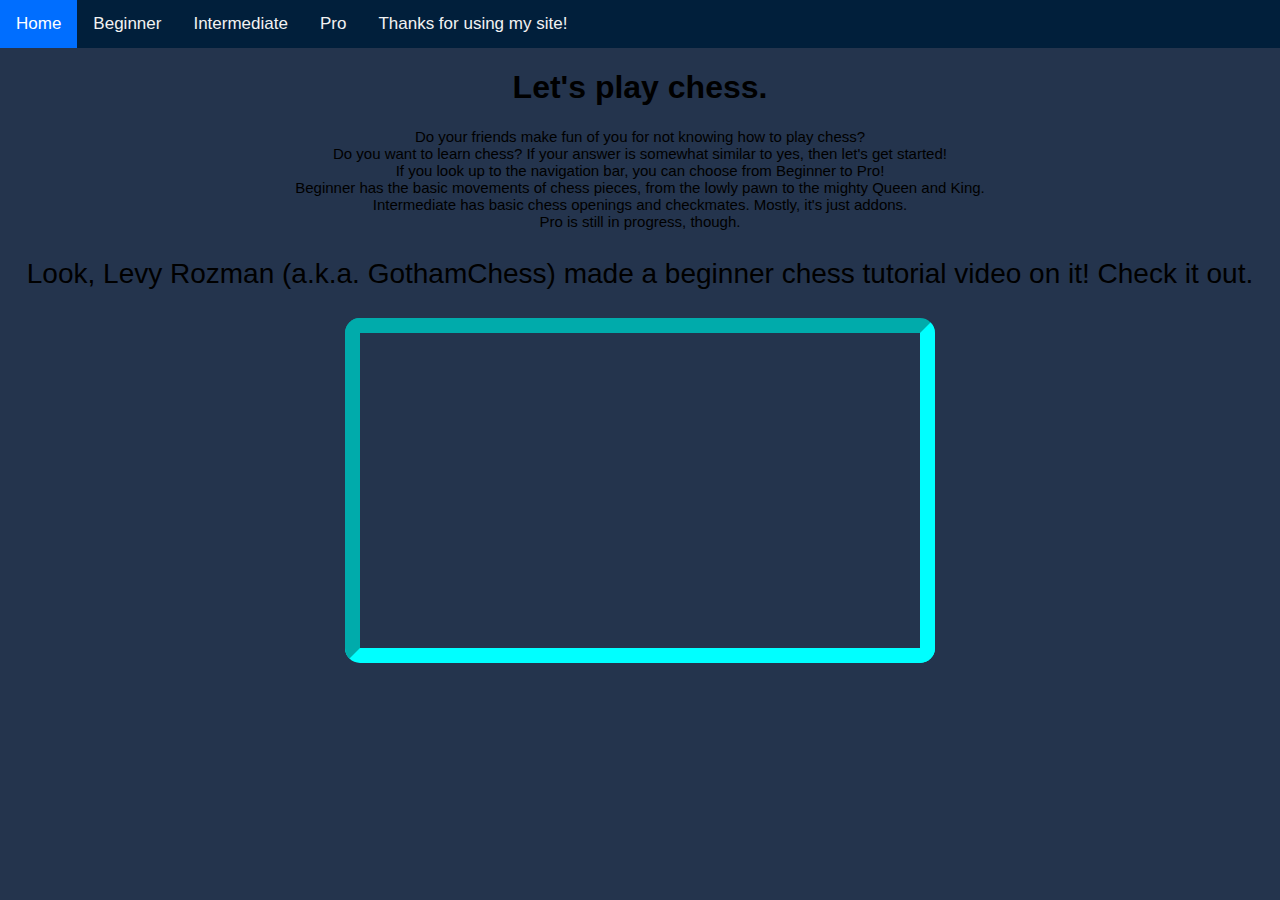
<file: index.html>
<!DOCTYPE html>
<html lang="en">
<head>
  <meta charset="UTF-8" />
  <title>Main Menu</title>
  <meta name="viewport" content="width=device-width,initial-scale=1" />
  <meta name="description" content="" />
  <link rel="stylesheet" type="text/css" href="style.css" />
  <link rel="icon" href="mainfav.ico">
</head>
<body>
  <div id="fadein"></div>
  <div class="topnav" id="myTopnav">
    <a href="index.html" class="active">Home</a>
    <a href="beginner/beginner.html">Beginner</a>
    <a href="intermediate/inter.html">Intermediate</a>
    <a href="pro_workinprogress/pro.html">Pro</a>
    <a>Thanks for using my site!</a>
      <i class="fa fa-bars"></i>
    </a>
  </div>
  <h1 class="title">Let's play chess.</h1>
  <p class="intro">
    Do your friends make fun of you for not knowing how to play chess?
    <br>
    Do you want to learn chess? If your answer is somewhat similar to yes, then let's get started!
    <br>
    If you look up to the navigation bar, you can choose from Beginner to Pro!
    <br>
    Beginner has the basic movements of chess pieces, from the lowly pawn to the mighty Queen and King.
    <br>
    Intermediate has basic chess openings and checkmates. Mostly, it's just addons.
    <br>
    Pro is still in progress, though.
  </p>
  <p class="video_entry">
    Look, <a class="gotham" href="https://www.chess.com/players/levy-rozman">Levy Rozman</a> (a.k.a. <a class="gotham" href="https://www.youtube.com/channel/UCQHX6ViZmPsWiYSFAyS0a3Q">GothamChess</a>) made a beginner chess tutorial video on it! Check it out.
  </p>
  <center>
  <embed class="video" width="560" height="315" src="https://www.youtube.com/embed/OCSbzArwB10" 
  title="YouTube video player" frameborder="0" 
  allow="accelerometer; autoplay; clipboard-write; encrypted-media; gyroscope; picture-in-picture; web-share"
   allowfullscreen> </center>
</body>
</html>
</file>
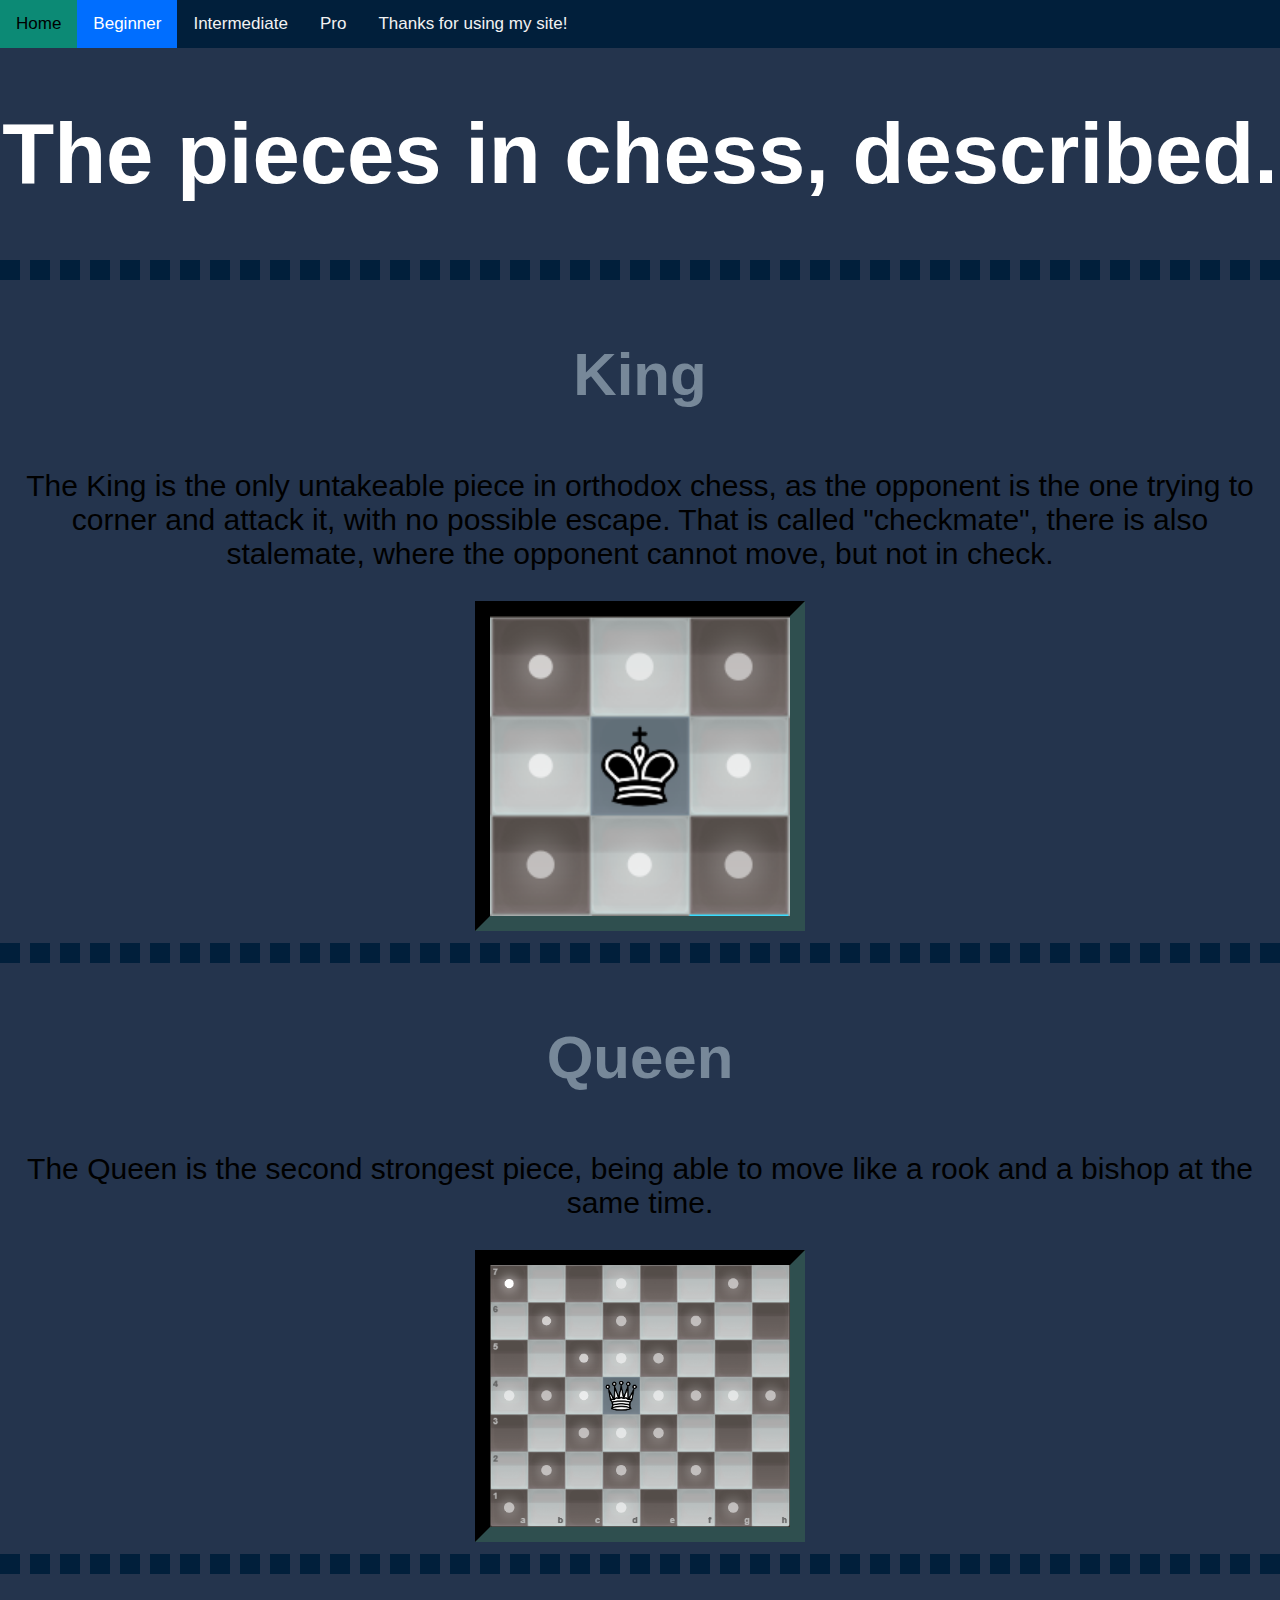
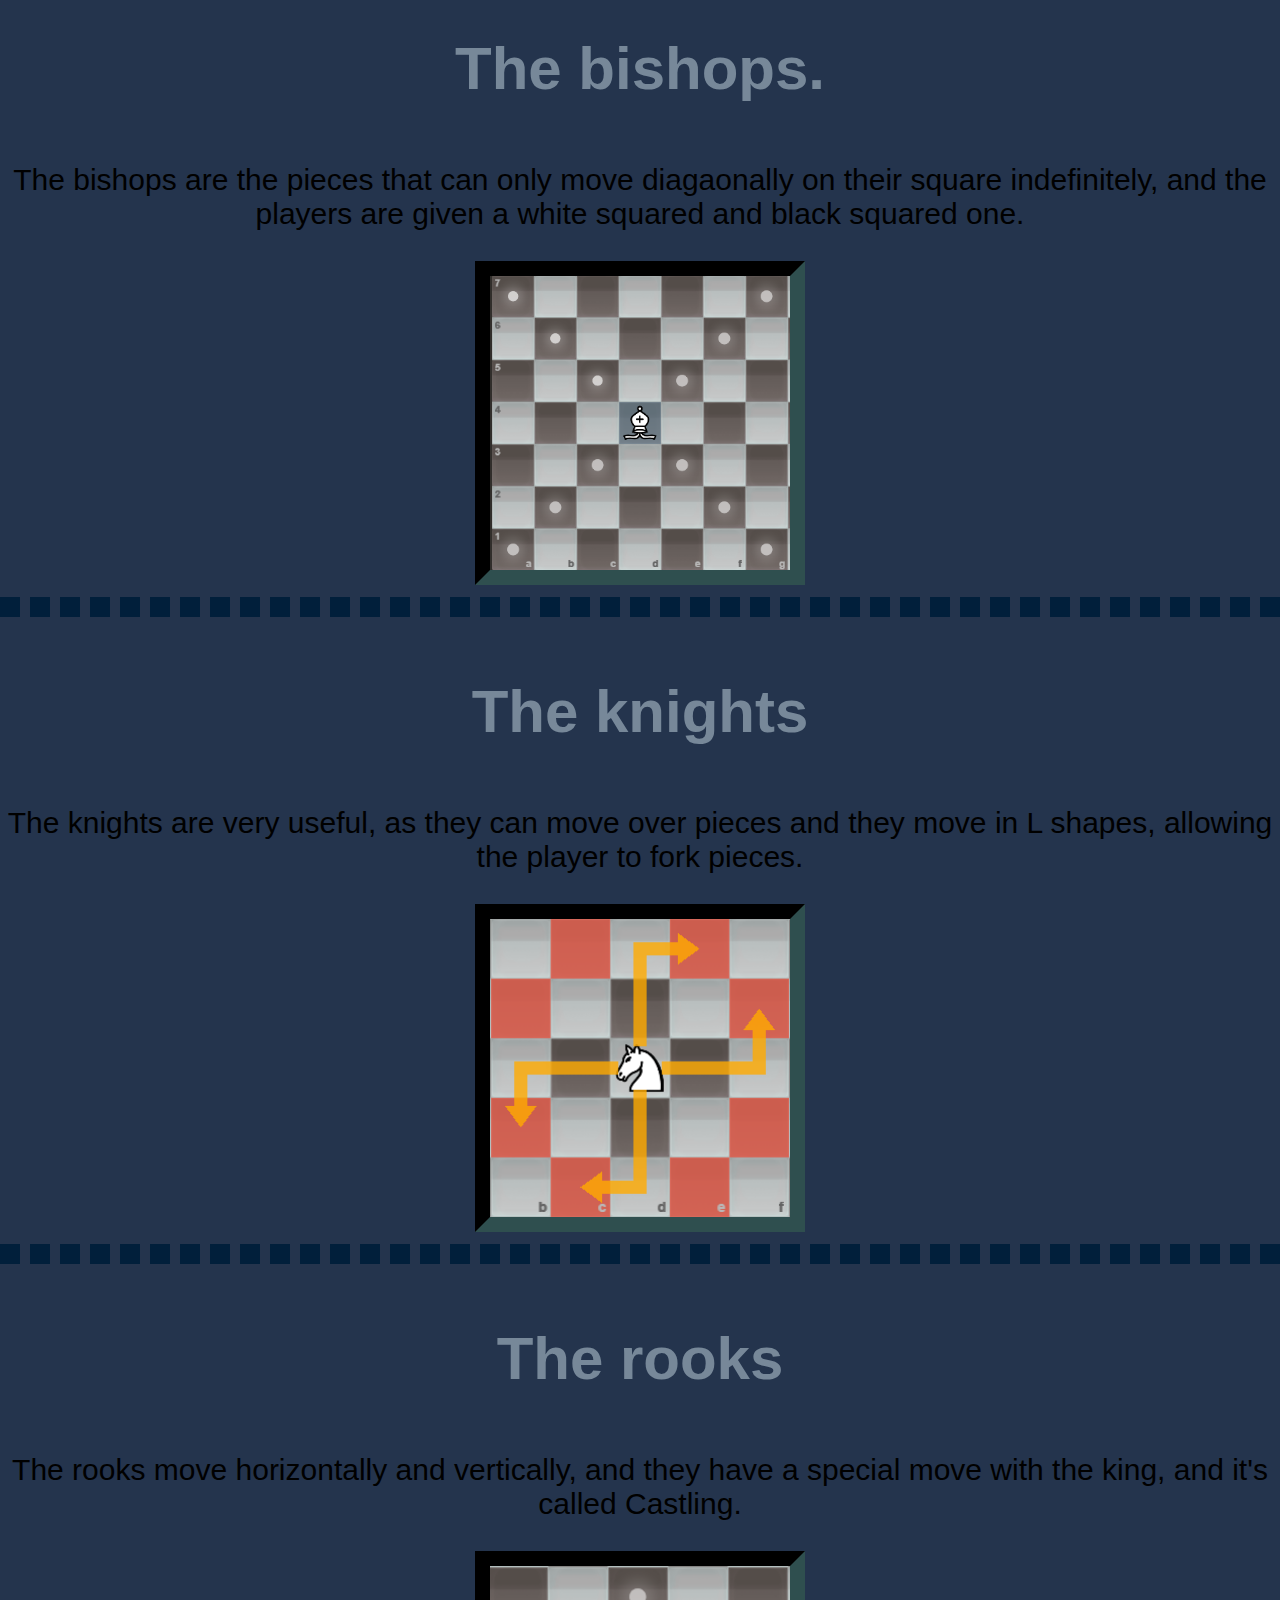
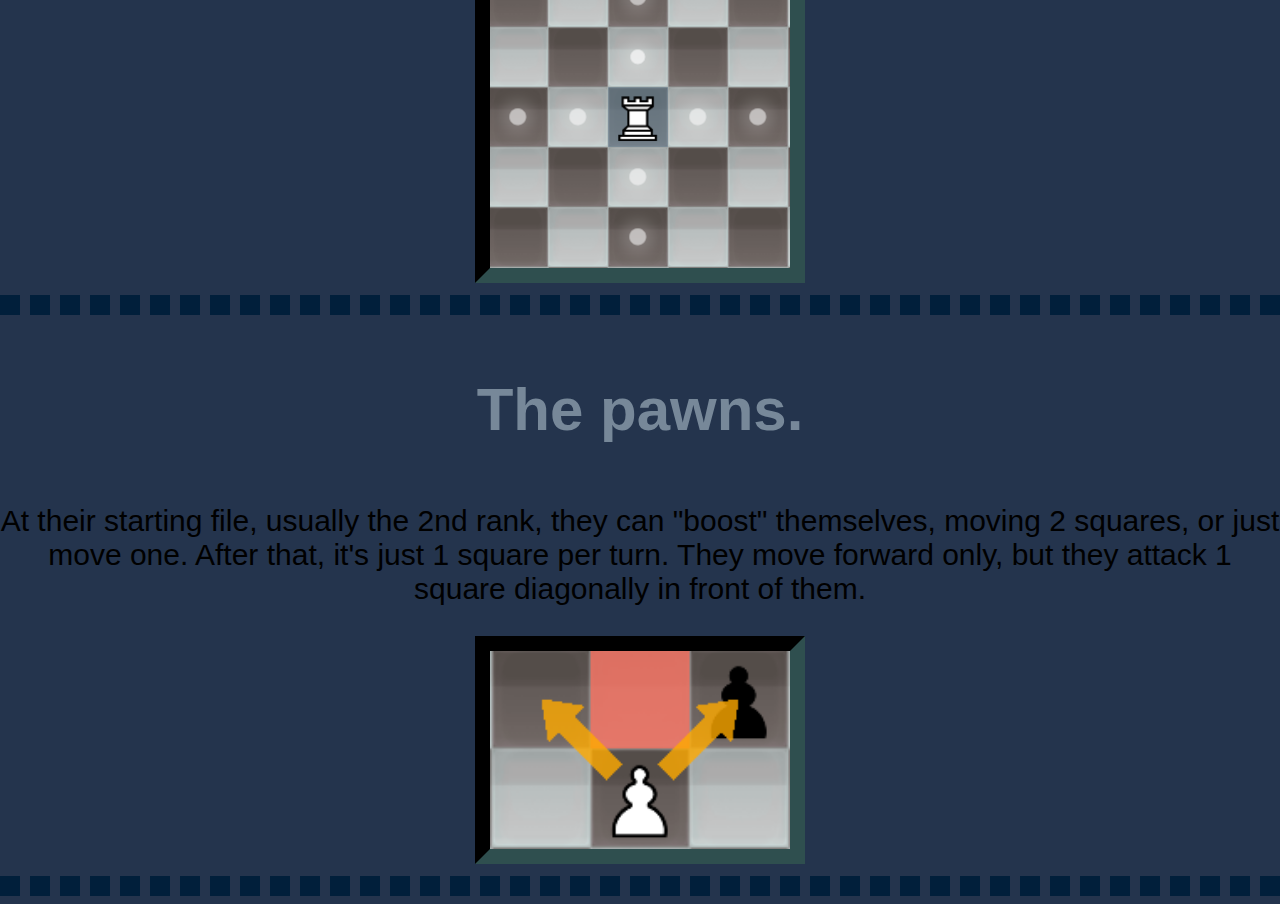
<file: beginner/beginner.html>
<!DOCTYPE html>
<html lang="en">
<head>
  <meta charset="UTF-8" />
  <title>how to play chess.</title>
  <meta name="viewport" content="width=device-width,initial-scale=1" />
  <meta name="description" content="" />
  <link rel="stylesheet" type="text/css" href="beginner.css" />
  <link rel="icon" href="favicon.png">
</head>
<body>
  <div class="topnav" id="myTopnav">
    <a href="https://randumguy113.github.io/Codingthingy/">Home</a>
    <a href="beginner.html"  class="active">Beginner</a>
    <a href="../intermediate/inter.html">Intermediate</a>
    <a href="../pro_workinprogress/pro.html">Pro</a>
    <a>Thanks for using my site!</a>
      <i class="fa fa-bars"></i>
    </a>
  </div>
  <h1>The pieces in chess, described.</h1>
  <hr>
  <h3>King</h3>
  <p>
    The King is the only untakeable piece in orthodox chess, as the opponent is the one trying to corner and attack it, with no possible escape.
    That is called "checkmate", there is also stalemate, where the opponent cannot move, but not in check.
  </p>
  <center>
  <img src="photozes/kingmoves.png" class="thomasdidnothing">
</center>
<hr>
  <h3>Queen</h3>  
  <p>The Queen is the second strongest piece, being able to move like a rook and a bishop at the same time.</p>
  <center>
  <img src="photozes/queenmoves.png"class="thomasdidnothing">
</center>
<hr>
  <h3>The bishops.</h3>
  <p>The bishops are the pieces that can only move diagaonally on their square indefinitely, and the players are given a white squared and black squared one.</p>
 <center>
  <img src="photozes/bishopmoves.png" class="thomasdidnothing">
</center>
<hr>
  <h3>The knights</h3>
  <p>The knights are very useful, as they can move over pieces and they move in L shapes, allowing the player to fork pieces.</p>
  <center>
  <img src="photozes/knightmoves.png" class="thomasdidnothing">
</center>
<hr>
<h3>The rooks</h3>
<p>The rooks move horizontally and vertically, and they have a special move with the king, and it's called Castling.</p>
<center>
<img src="photozes/rookmoves.png" class="thomasdidnothing">
</center>
<hr>
<h3>The pawns.</h3>
<p>At their starting file, usually the 2nd rank, they can "boost" themselves, moving 2 squares, or just move one.
    After that, it's just 1 square per turn. They move forward only, but they attack 1 square diagonally in front of them.
</p>
<center>
  <img src="photozes/pawnmoves.png" class="thomasdidnothing">
  </center>
<hr>
</body>
</html>
</file>
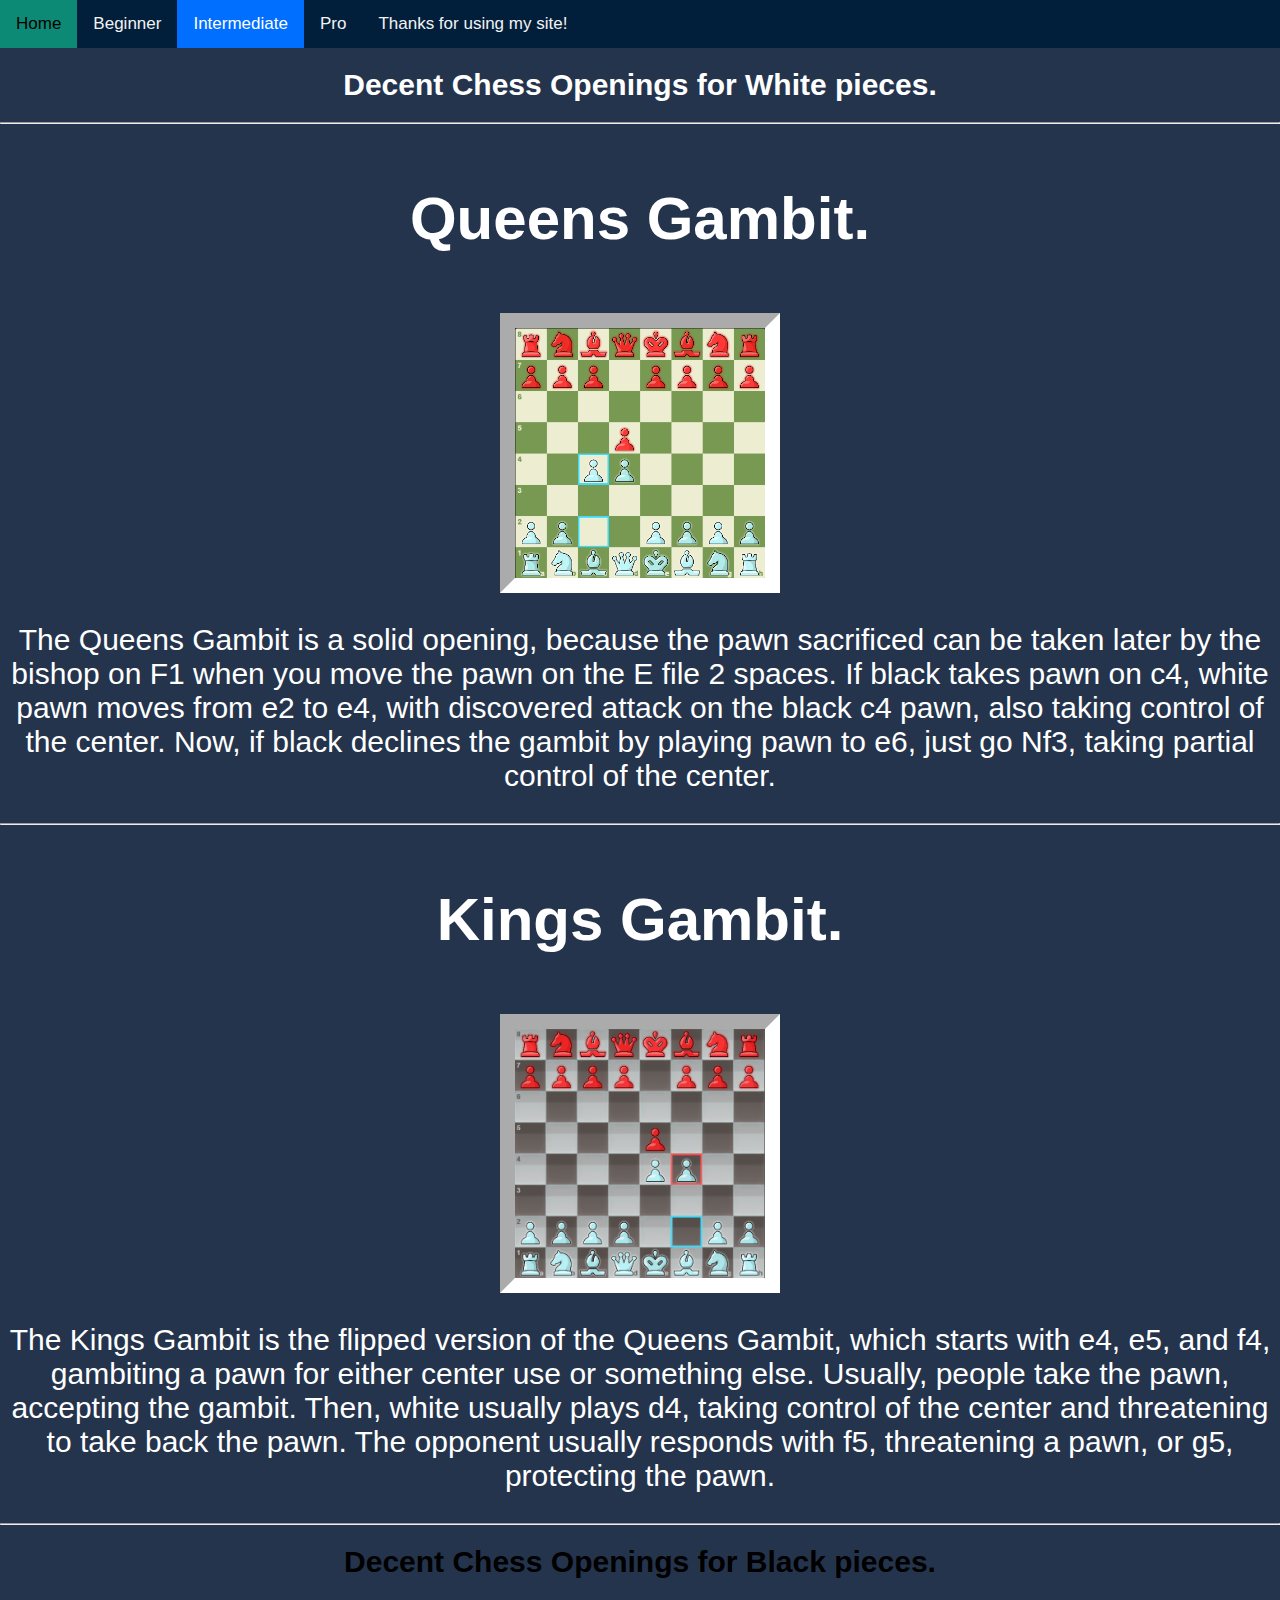
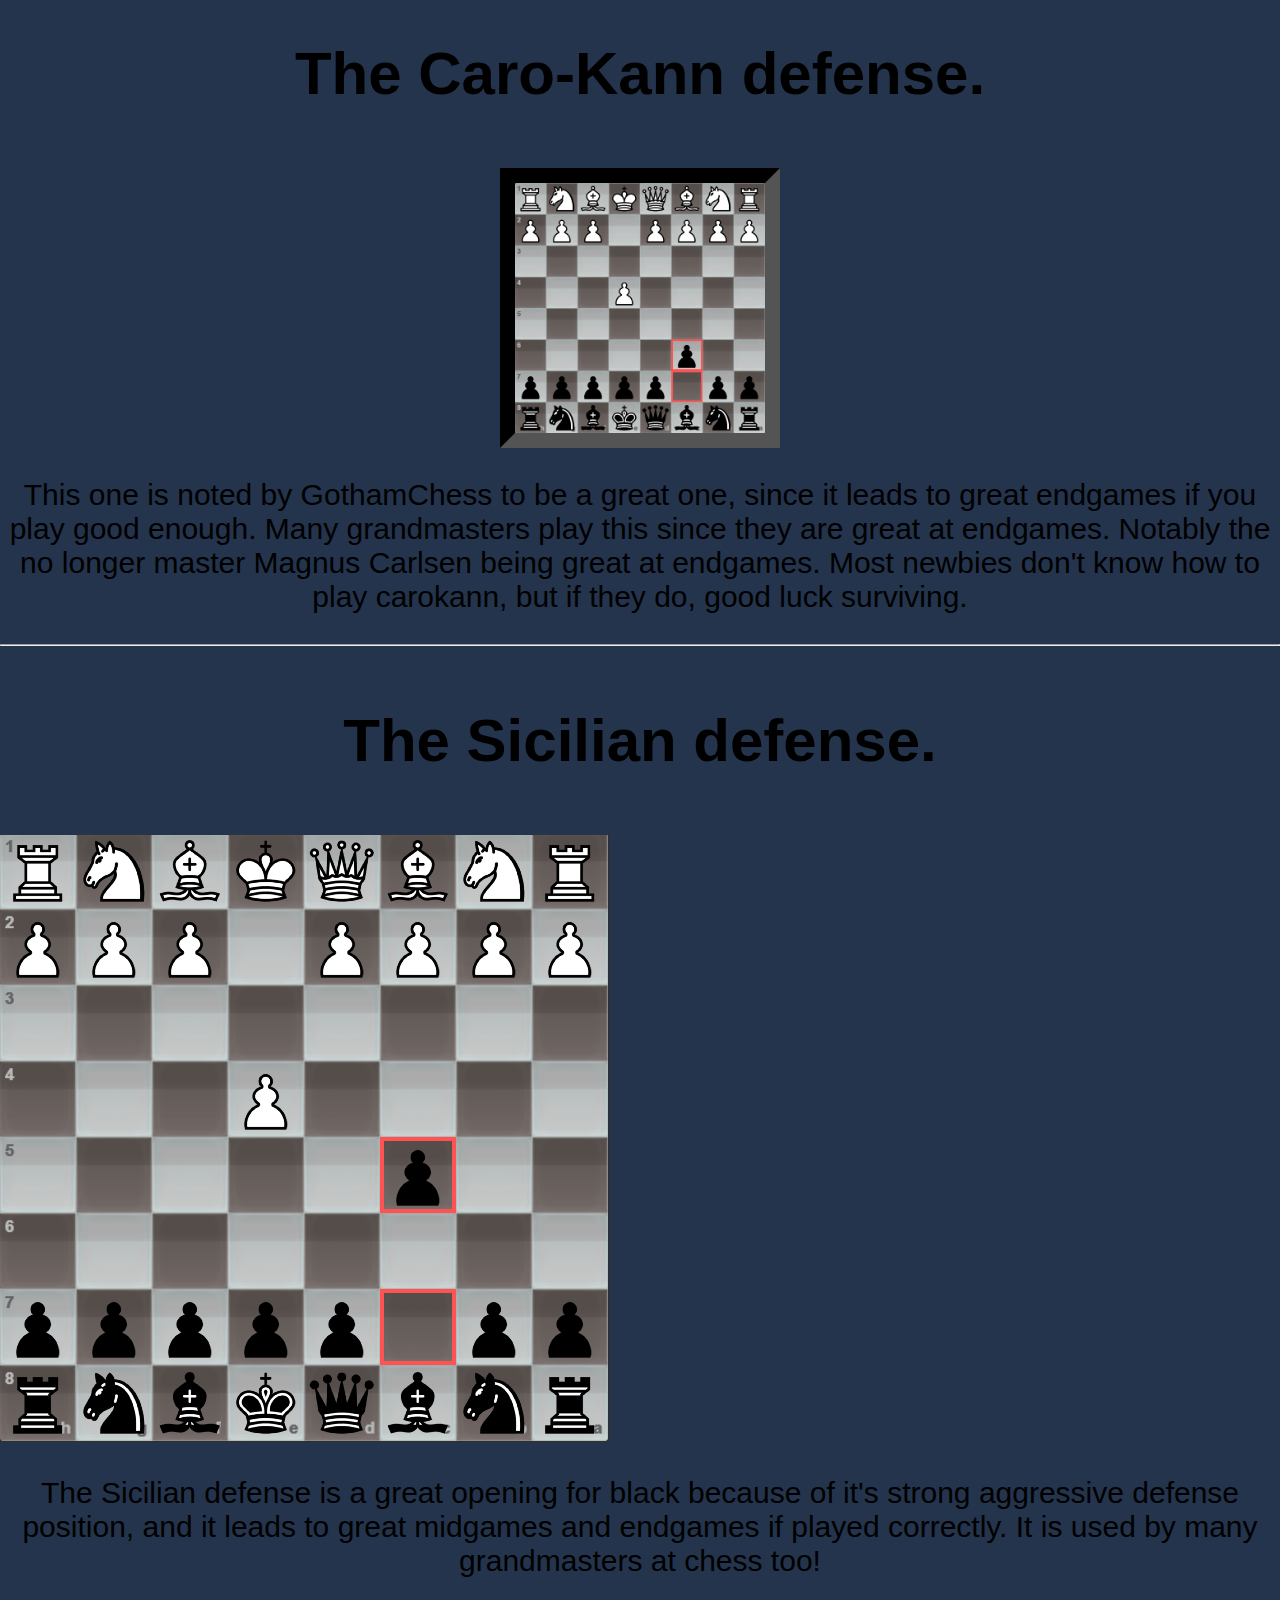
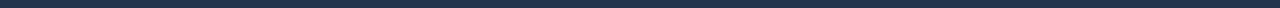
<file: intermediate/inter.html>
<!DOCTYPE html>
<html lang="en">
<head>
  <meta charset="UTF-8" />
  <title>Intermediate Page</title>
  <meta name="viewport" content="width=device-width,initial-scale=1" />
  <meta name="description" content="learn chess openings, i guess." />
  <link rel="stylesheet" type="text/css" href="mediate.css" />
  <link rel="icon" href="intermediatefavicon.ico">
</head>
<body>
  <div class="topnav" id="myTopnav">
    <a href="https://randumguy113.github.io/Codingthingy/">Home</a>
    <a href="../beginner/beginner.html">Beginner</a>
    <a href="inter.html" class="active">Intermediate</a>
    <a href="../pro_workinprogress/pro.html">Pro</a>
    <a>Thanks for using my site!</a>
      <i class="fa fa-bars"></i>
    </a>
  </div>
  <h1 class="title4white">Decent Chess Openings for White pieces.</h1>
  <hr>
  <h3 class="whiteopening">Queens Gambit.</h3>
  <img src="openingsimgs/queengambitopening.png" class="wgo">
  <p class="explainwhitegambit">
    The Queens Gambit is a solid opening, because the pawn sacrificed can be taken later by the bishop on F1 when you move the pawn on the E file 2 spaces.
    If black takes pawn on c4, white pawn moves from e2 to e4, with discovered attack on the black c4 pawn, also taking control of the center. 
    Now, if black declines the gambit by playing pawn to e6, just go Nf3, taking partial control of the center.
  </p>
  <hr>
  <h3 class="whiteopening">Kings Gambit.</h3>
  <img src="openingsimgs/kinggambitopening.png" class="wgo">
  <p class="explainwhitegambit">
    The Kings Gambit is the flipped version of the Queens Gambit, which starts with e4, e5, and f4, gambiting a pawn for either center use or something else.
    Usually, people take the pawn, accepting the gambit. Then, white usually plays d4, taking control of the center and threatening to take back the pawn.
    The opponent usually responds with f5, threatening a pawn, or g5, protecting the pawn.
  </p>
  <hr>
  <h1 class="title">Decent Chess Openings for Black pieces.</h1>
  <h3 class="blackopening">The Caro-Kann defense.</h3>
  <img src="openingsimgs/carokanndefense.png" class="bgo">
  <p class="explainblackopening">
    This one is noted by GothamChess to be a great one, since it leads to great endgames if you play good enough. Many grandmasters play this since they are great at endgames.
    Notably the no longer master Magnus Carlsen being great at endgames. Most newbies don't know how to play carokann, but if they do, good luck surviving.
  </p>
  <hr>
  <h3 class="blackopening">The Sicilian defense.</h3>
  <img src="openingsimgs/siciliandefense.png">
  <p class="explainblackopening" class="bgo">
    The Sicilian defense is a great opening for black because of it's strong aggressive defense position, and it leads to great midgames and endgames if played correctly.
    It is used by many grandmasters at chess too!
  </p>
</body>
</html>
</file>
<file: style.css>
@import url('https://fonts.cdnfonts.com/css/super-brigade');

.title {
text-align: center;
font-family: 'Super Brigade', sans-serif;
}
@font-face {
  font-family: 'Recorded History';
  font-style: normal;
  font-weight: 400;
  src: local('Recorded History'), url('https://fonts.cdnfonts.com/s/97622/recorded-history.woff') format('woff');
}
@font-face {
  font-family: 'e Explosive Attack';
  font-style: normal;
  font-weight: 400;
  src: local('e Explosive Attack'), url('https://fonts.cdnfonts.com/s/97871/eExplosiveAttack.woff') format('woff');
}
.intro {
  text-align: center;
  font-family: 'Recorded History', sans-serif;
  font-size: 15px;                                   
}

body{
  margin: 0;
  background-color: #24344d; 
}
@import url('https://fonts.cdnfonts.com/css/gameplaya');
/* Add a black background color to the top navigation */
.topnav {
  font-family: 'Gameplaya', sans-serif;
    margin: 0px;
    background-color: #011f3b;
    overflow: hidden;
  }
  /* Style the links inside the navigation bar */
  .topnav a {
    margin:0px;
    float: left;
    display: block;
    color: #f2f2f2;
    text-align: center;
    font-family: 'Gameplaya', sans-serif;
    padding: 14px 16px;
    text-decoration: none;
    font-size: 17px;
  }
  /* Change the color of links on hover */
  .topnav a:hover {
    background-color: #0c8a75;
    color: black;
  }
  /* Add an active class to highlight the current page */
  .topnav a.active {
    background-color: #006eff;
    color: white;
  }
  /* Hide the link that should open and close the topnav on small screens */
  .topnav .icon {
    display: none;
  }
  /* When the screen is less than 600 pixels wide, hide all links, except for the first one ("Home"). Show the link that contains should open and close the topnav (.icon) */
@media screen and (max-width: 600px) {
    .topnav a:not(:first-child) {display: none;}
    .topnav a.icon {
      float: right;
      display: block;
    }
  }
  /* The "responsive" class is added to the topnav with JavaScript when the user clicks on the icon. This class makes the topnav look good on small screens (display the links vertically instead of horizontally) */
  @media screen and (max-width: 600px) {
    .topnav.responsive {position: relative;}
    .topnav.responsive a.icon {
      position: absolute;
      right: 0;
      top: 0;
    }
    .topnav.responsive a {
      float: none;
      display: block;
      text-align: left;
    }
  }
  .video_entry {
    font-family: 'e Explosive Attack', sans-serif;            
    text-align:center;
    font-size:28px
  }
  .video {
    border-radius: 15px;
    border-width: 15px;
    border-style: inset;
    border-color: cyan;
    margin: 0px auto;
  }
  .gotham {
    color: black;
    text-decoration: none;
  }
</file>
<file: beginner/beginner.css>
@font-face{font-family:major mono display;font-style:normal;font-weight:400;src:local('Major Mono Display'),url(https://fonts.cdnfonts.com/s/29856/MajorMonoDisplay-Regular.woff) format('woff')}
@font-face {
  font-family: 'e Explosive Attack';
  font-style: normal;
  font-weight: 400;
  src: local('e Explosive Attack'), url('https://fonts.cdnfonts.com/s/97871/eExplosiveAttack.woff') format('woff');
}
@font-face {
  font-family: 'ArKkos Gmimi';
  font-style: normal;
  font-weight: 400;
  src: local('ArKkos Gmimi'), url('https://fonts.cdnfonts.com/s/98168/ArKkos_Gmimi.woff') format('woff');
}

h1 {
  text-align: center;
  font-size: 85px;
  font-family: 'e Explosive Attack', sans-serif;
  color: white;
}
hr {
  border-style: dashed;
  border-width: 10px;
  color: #011f3b;
}

h3 {
  text-align: center;
  font-size: 60px;
  font-family: 'ArKkos Gmimi', sans-serif;
                                                
  color: lightslategrey;
}

body{
  margin: 0;
  background-color: #24344d; 
}
img.thomasdidnothing {
  border-style: inset;
  border-width: 15px;
  border-color: darkslategrey;
  width: 300px;
  margin: 0px
}
p {
  text-align: center;
  font-family: 'Major Mono Display', sans-serif;
  font-size: 30px
}
.topnav {
    font-family: 'Gameplaya', sans-serif;
      margin: 0px;
      background-color: #011f3b;
      overflow: hidden;
    }
    /* Style the links inside the navigation bar */
    .topnav a {
      margin:0px;
      float: left;
      display: block;
      color: #f2f2f2;
      text-align: center;
      font-family: 'Gameplaya', sans-serif;
      padding: 14px 16px;
      text-decoration: none;
      font-size: 17px;
    }
    /* Change the color of links on hover */
    .topnav a:hover {
      background-color: #0c8a75;
      color: black;
    }
    /* Add an active class to highlight the current page */
    .topnav a.active {
      background-color: #006eff;
      color: white;
    }
    /* Hide the link that should open and close the topnav on small screens */
    .topnav .icon {
      display: none;
    }
    /* When the screen is less than 600 pixels wide, hide all links, except for the first one ("Home"). Show the link that contains should open and close the topnav (.icon) */
  @media screen and (max-width: 600px) {
      .topnav a:not(:first-child) {display: none;}
      .topnav a.icon {
        float: right;
        display: block;
      }
    }
    /* The "responsive" class is added to the topnav with JavaScript when the user clicks on the icon. This class makes the topnav look good on small screens (display the links vertically instead of horizontally) */
    @media screen and (max-width: 600px) {
      .topnav.responsive {position: relative;}
      .topnav.responsive a.icon {
        position: absolute;
        right: 0;
        top: 0;
      }
      .topnav.responsive a {
        float: none;
        display: block;
        text-align: left;
      }
    }
</file>
<file: intermediate/mediate.css>
@font-face {
    font-family: 'e Explosive Attack';
    font-style: normal;
    font-weight: 400;
    src: local('e Explosive Attack'), url('https://fonts.cdnfonts.com/s/97871/eExplosiveAttack.woff') format('woff');
}
@font-face {
  font-family: 'ArKkos Gmimi';
  font-style: normal;
  font-weight: 400;
  src: local('ArKkos Gmimi'), url('https://fonts.cdnfonts.com/s/98168/ArKkos_Gmimi.woff') format('woff');
}
@font-face{
  font-family:major mono display;
  font-style:normal;
  font-weight:400;
  src:local('Major Mono Display'),url(https://fonts.cdnfonts.com/s/29856/MajorMonoDisplay-Regular.woff) format('woff')
}

.title {
    text-align: center;
    font-family: 'e Explosive Attack', sans-serif;
    font-size: 30px;
}
h1.title4white {
  text-align: center;
  font-family: 'e Explosive Attack', sans-serif;
  font-size: 30px;
  color: white;
}
body{
    margin: 0;
    background-color: #24344d; 
  }

  .topnav {
    font-family: 'Gameplaya', sans-serif;
      margin: 0px;
      background-color: #011f3b;
      overflow: hidden;
    }
    /* Style the links inside the navigation bar */
    .topnav a {
      margin:0px;
      float: left;
      display: block;
      color: #f2f2f2;
      text-align: center;
      font-family: 'Gameplaya', sans-serif;
      padding: 14px 16px;
      text-decoration: none;
      font-size: 17px;
    }
    /* Change the color of links on hover */
    .topnav a:hover {
      background-color: #0c8a75;
      color: black;
    }
    /* Add an active class to highlight the current page */
    .topnav a.active {
      background-color: #006eff;
      color: white;
    }
    /* Hide the link that should open and close the topnav on small screens */
    .topnav .icon {
      display: none;
    }
    /* When the screen is less than 600 pixels wide, hide all links, except for the first one ("Home"). Show the link that contains should open and close the topnav (.icon) */
  @media screen and (max-width: 600px) {
      .topnav a:not(:first-child) {display: none;}
      .topnav a.icon {
        float: right;
        display: block;
      }
    }
    /* The "responsive" class is added to the topnav with JavaScript when the user clicks on the icon. This class makes the topnav look good on small screens (display the links vertically instead of horizontally) */
    @media screen and (max-width: 600px) {
      .topnav.responsive {position: relative;}
      .topnav.responsive a.icon {
        position: absolute;
        right: 0;
        top: 0;
      }
      .topnav.responsive a {
        float: none;
        display: block;
        text-align: left;
      }
    }
img.wgo {
      display: block;
      margin-left: auto;
      margin-right: auto;
      width: 250px;
      border-style: inset;
      border-width: 15px;
      border-color: white;
    }
    
p.explainwhitegambit {
      text-align: center;
      font-family: 'ArKkos Gmimi', sans-serif;
      font-size: 30px;
      color: white;
    }
h3.whiteopening {
  font-family: 'Major Mono Display', sans-serif;
  font-size: 60px; 
  text-align: center;   
  color: white;                                      
}
hr {
  color: turquoise;
}
img.bgo {
  display: block;
  margin-left: auto;
  margin-right: auto;
  width: 250px;
  border-style: inset;
  border-width: 15px;
  border-color: black;
}
p.explainblackopening {
  text-align: center;
  font-family: 'ArKkos Gmimi', sans-serif;
  font-size: 30px;
  color: black;
}
h3.blackopening {
  font-family: 'Major Mono Display', sans-serif;
  font-size: 60px; 
  text-align: center;  
  color: black;
}
</file>
